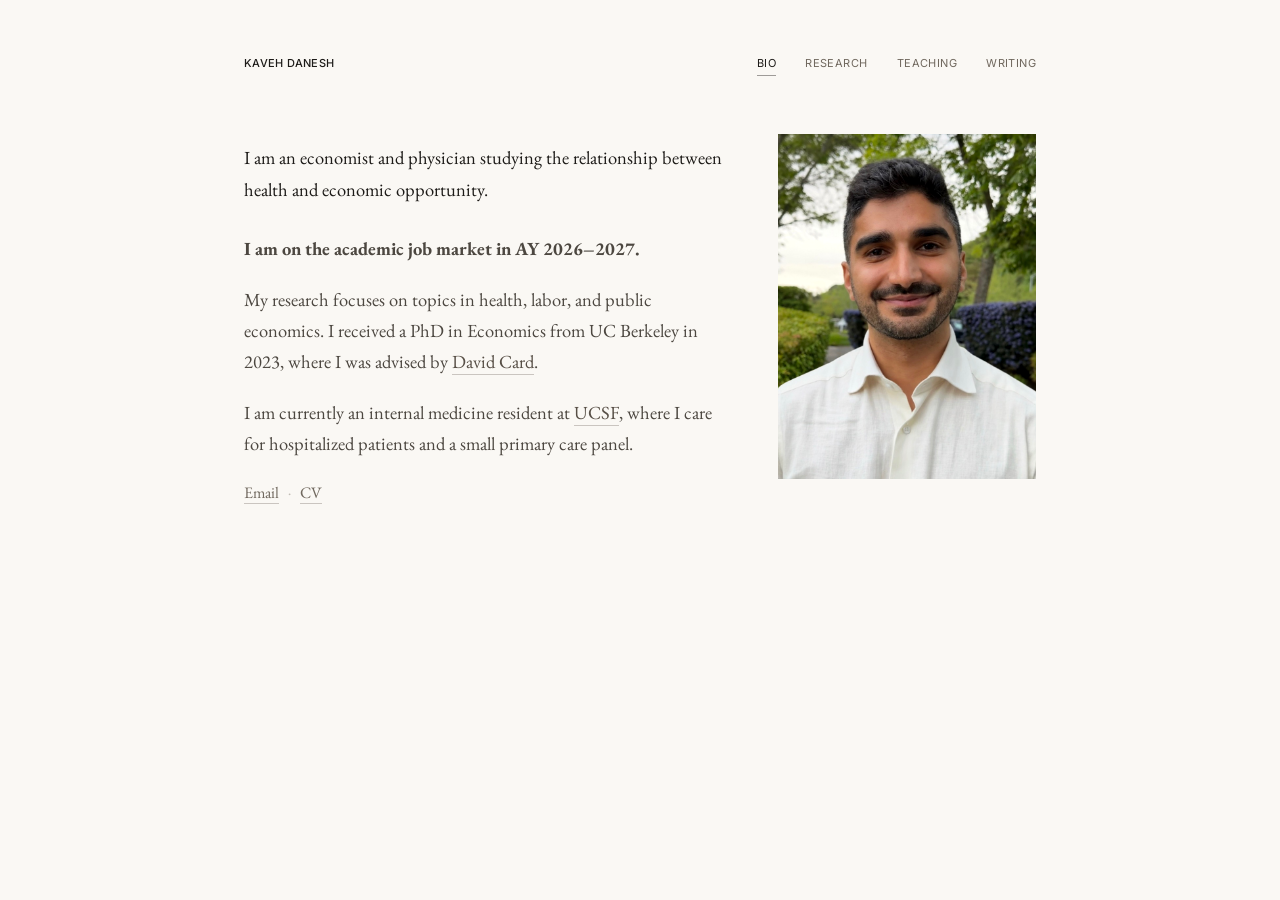
<file: index.html>
<!doctype html>
<html lang="en">
<head>
  <!-- Google tag (gtag.js) -->
<script async src="https://www.googletagmanager.com/gtag/js?id=G-SSY456PQR9"></script>
<script>
  window.dataLayer = window.dataLayer || [];
  function gtag(){dataLayer.push(arguments);}
  gtag('js', new Date());

  gtag('config', 'G-SSY456PQR9');
</script>
  <meta charset="utf-8" />
  <meta name="viewport" content="width=device-width, initial-scale=1" />
  <title>Bio — Kaveh Danesh</title>
  <link rel="stylesheet" href="style.css" />
</head>
<body>
  <main class="page bio-page">
    <nav>
  <div><a class="site-title" href="index.html">Kaveh Danesh</a></div>
  <div>
    <a href="index.html" class="active">Bio</a>
    <a href="research.html">Research</a>
    <a href="teaching.html">Teaching</a>
    <a href="writing.html">Writing</a>
  </div>
</nav>

<section class="bio-layout">
      <div>
        <p class="bio">I am an economist and physician studying the relationship between health and economic opportunity.</p>

        <p class="bio"><strong>I am on the academic job market in AY 2026–2027.</strong></p>

        <p class="bio">My research focuses on topics in health, labor, and public economics. I received a PhD in Economics from UC Berkeley in 2023, where I was advised by <a href="https://davidcard.berkeley.edu/">David Card</a>.</p>

        <p class="bio">I am currently an internal medicine resident at <a href="https://medicine.ucsf.edu/residency-programs">UCSF</a>, where I care for hospitalized patients and a small primary care panel. </p>

        <p class="bio-inline-links"><a href="mailto:kaveh.danesh@ucsf.edu">Email</a><span class="separator">·</span><a href="cv_2026.pdf">CV</a></p>
      </div>
      <img class="bio-photo" src="kaveh-photo.png" alt="Kaveh Danesh" />
</section>

    
  </main>
</body>
</html>
</file>
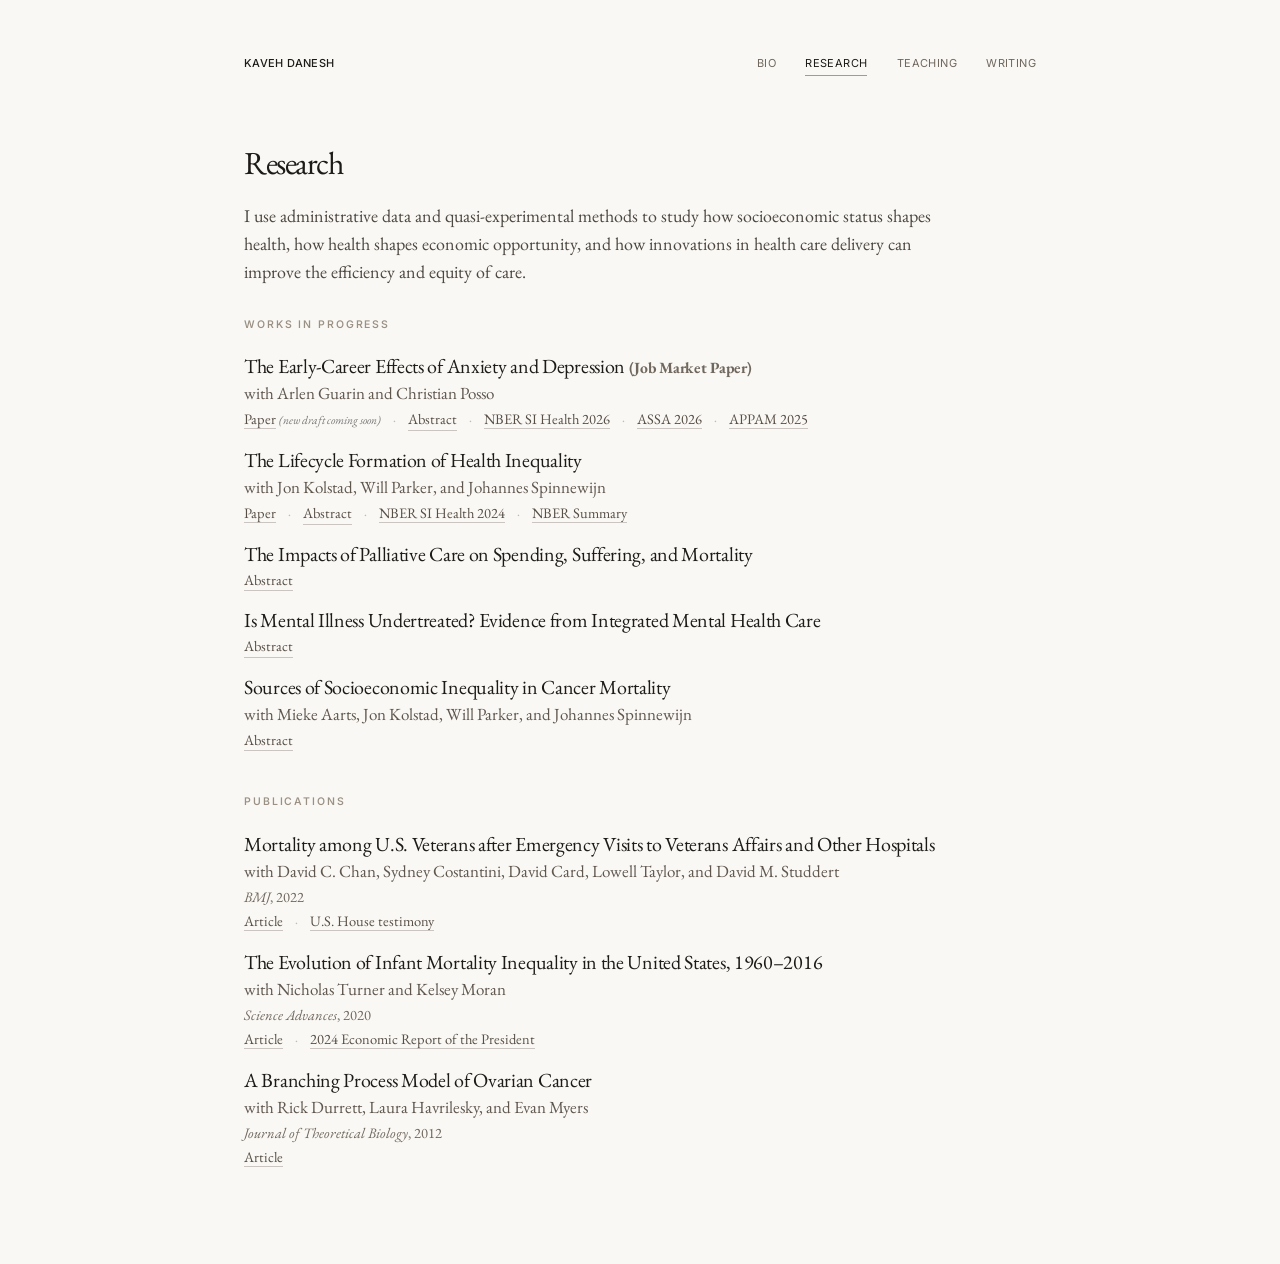
<file: research.html>
<!doctype html>
<html lang="en">
<head>
  <meta charset="utf-8" />
  <meta name="viewport" content="width=device-width, initial-scale=1" />
  <title>Research — Kaveh Danesh</title>
  <link rel="stylesheet" href="style.css" />
  <style>
    /* Research abstract dropdowns; no changes to the shared stylesheet. */
    .research-links .abstract-button {
      appearance: none;
      -webkit-appearance: none;
      border: 0;
      border-bottom: 1px solid var(--link-line, rgba(91, 79, 69, 0.30));
      border-radius: 0;
      background: transparent;
      color: #574f46;
      font: inherit;
      line-height: inherit;
      padding: 0;
      cursor: pointer;
    }
    .research-links .abstract-button:hover,
    .research-links .abstract-button:focus-visible {
      color: var(--ink, #1d1b18);
      border-bottom-color: rgba(29, 27, 24, 0.62);
    }
    .research-abstract {
      max-width: 720px;
      margin: 12px 0 7px;
      color: var(--text, #4c4740);
      font-size: 15.5px;
      line-height: 1.55;
    }
    .research-abstract[hidden] { display: none; }
    /* Concise research agenda introduction. */
    .research-intro {
      max-width: 720px;
      margin: 0 0 30px;
      color: var(--text, #4c4740);
      font-size: 18px;
      line-height: 1.56;
    }
    /* Bold only the Job Market Paper label, not the title. */
    .jmp-entry .writing-inline-note { font-weight: 700; }
    .research-abstract p { margin: 0; }
  </style>

</head>

<body>
  <main class="page">
    <nav>
      <div><a class="site-title" href="index.html">Kaveh Danesh</a></div>
      <div>
        <a href="index.html">Bio</a>
        <a href="research.html" class="active">Research</a>
        <a href="teaching.html">Teaching</a>
        <a href="writing.html">Writing</a>
      </div>
    </nav>

    <h1 class="page-title">Research</h1>

    <p class="research-intro">I use administrative data and quasi-experimental methods to study how socioeconomic status shapes health, how health shapes economic opportunity, and how innovations in health care delivery can improve the efficiency and equity of care.</p>

    <section>
      <h2>Works in Progress</h2>

      <article class="research-entry jmp-entry">
        <h3>The Early-Career Effects of Anxiety and Depression
          <span class="writing-inline-note">
            (Job Market Paper)
          </span>
        </h3>
        <p class="research-meta">with Arlen Guarin and Christian Posso</p>
        <p class="research-links jmp-links">
          <a href="jmp.pdf" target="_blank" rel="noopener">Paper</a>
          <span style="font-size: 0.8em; color: #777; font-style: italic;">(new draft coming soon)</span>
          <span class="separator">·</span>
          <button type="button" class="abstract-button" id="jmp-abstract-trigger" aria-controls="jmp-abstract" aria-expanded="false">Abstract</button>
          <span class="separator">·</span>
          <a href="https://www.nber.org/conferences/si-2026-economics-health">NBER SI Health 2026</a>
          <span class="separator">·</span>
          <a href="https://www.aeaweb.org/conference/2026/program/1269?q=eNqrVipOLS7OzM8LqSxIVbKqhnGVrAxrawGlCArI">ASSA 2026</a>
          <span class="separator">·</span>
          <a href="https://convention2.allacademic.com/one/appam/appam25/online_program_direct_link/view_paper/2260914/">APPAM 2025</a>
        </p>
        <div class="research-abstract" id="jmp-abstract" hidden>
          <p>Mental illness tends to arise when young workers are establishing themselves in the labor market. Using nationwide employer-employee records and medical claims data from Colombia, we use a matched difference-in-differences design to estimate the long-run effects of common mental health disorders on earnings. Among a cohort of young, formally-employed workers, newly diagnosed anxiety and depression reduce earnings for at least five years following diagnosis. In the short run, earnings losses mainly reflect fewer days worked; in the longer run, they reflect lower employment and wages. Part of the earnings effect is driven by reduced employment at firms with high wage premia, consistent with impaired mobility up the job ladder. To examine whether treatment mitigates these losses, we use an instrumental variables design that leverages insurer-specific variation in access to specialty mental health care. Treatment offsets the earnings penalty among compliers, suggesting that timely mental health care can help preserve economic opportunity.</p>
        </div>
      </article>

      <article class="research-entry">
        <h3>The Lifecycle Formation of Health Inequality</h3>
        <p class="research-meta">with Jon Kolstad, Will Parker, and Johannes Spinnewijn</p>
        <p class="research-links">
          <a href="https://personal.lse.ac.uk/spinnewi/Health_Inequality_draft.pdf">Paper</a>
          <span class="separator">·</span>
          <button type="button" class="abstract-button" id="lifecycle-abstract-trigger" aria-controls="lifecycle-abstract" aria-expanded="false">Abstract</button>
          <span class="separator">·</span>
          <a href="https://www.nber.org/conferences/si-2024-economics-health">NBER SI Health 2024</a>
          <span class="separator">·</span>
          <a href="https://www.nber.org/bh/20243/how-health-disparities-develop-over-lifecycle?page=1&perPage=50">NBER Summary</a>
        </p>
        <div class="research-abstract" id="lifecycle-abstract" hidden>
          <p>Life expectancy differs substantially across income groups, but mortality reveals little about when and how underlying health inequalities emerge. Using population-wide Dutch panel data linking income to detailed histories of diagnosed chronic conditions, we construct a mortality-weighted index that summarizes individual-level chronic condition profiles on a common scale. We then use this index to study when and how health inequality forms over the lifecycle. About half of the old-age difference in chronic disease burden across the income distribution is present by age 40, while the mortality differences that drive differences in life expectancy emerge decades later. Differential accumulation of chronic conditions accounts for 58 percent of the gap, with diabetes and cardiovascular disease being the main sources of divergence through midlife. The remaining 42 percent reflects income sorting by health. Mental health conditions play the largest role in sorting early in the lifecycle, and poor health is disproportionately associated with movements into the bottom of the income distribution.</p>
        </div>
      </article>

      <article class="research-entry">
        <h3>The Impacts of Palliative Care on Spending, Suffering, and Mortality</h3>
        <p class="research-links">
          <button type="button" class="abstract-button" id="palliative-abstract-trigger" aria-controls="palliative-abstract" aria-expanded="false">Abstract</button>
        </p>
        <div class="research-abstract" id="palliative-abstract" hidden>
          <p>Health care costs are highly concentrated at the end of life. Is such spending wasteful, or does it appropriately reflect an increase in medical need? To address this question, we study the impacts of palliative care, a growing specialty aimed at improving quality of life among individuals with serious illness. Leveraging staggered adoption across hospitals, we find that palliative care induces a 12% reduction in costs without reducing survival, suggesting that marginal spending near the end of life is flat-of-the-curve. To investigate how physicians target spending reductions, we compare their referral decisions with mortality predictions from a machine learning model. We find that physicians incorporate prognostic information not captured by the model, consistent with clinical judgment playing an important role in identifying opportunities to reduce low-value care.</p>
        </div>
      </article>

      <article class="research-entry">
        <h3>Is Mental Illness Undertreated? Evidence from Integrated Mental Health Care</h3>
        <p class="research-links">
          <button type="button" class="abstract-button" id="integrated-mh-abstract-trigger" aria-controls="integrated-mh-abstract" aria-expanded="false">Abstract</button>
        </p>
        <div class="research-abstract" id="integrated-mh-abstract" hidden>
          <p>I study the impacts of a VA program that aimed to improve recognition and treatment of mental illness by embedding mental health practitioners in the primary care setting, thereby increasing proximity to mental health care. Leveraging staggered adoption of the program, I find that it increased recognition and treatment of mental health disorders and reduced mortality. Patients induced into treatment are less likely to be racial minorities and more likely to be low income, have low social capital, and suffer from diseases of despair. Because these patients realized health gains through improved access to treatment, I conclude that mental illness is underdiagnosed in this population and that policies aiming to increase access to mental health care could help address the deaths of despair crisis.</p>
        </div>
      </article>

      <article class="research-entry">
        <h3>Sources of Socioeconomic Inequality in Cancer Mortality</h3>
        <p class="research-meta">with Mieke Aarts, Jon Kolstad, Will Parker, and Johannes Spinnewijn</p>
        <p class="research-links">
          <button type="button" class="abstract-button" id="cancer-abstract-trigger" aria-controls="cancer-abstract" aria-expanded="false">Abstract</button>
        </p>
        <div class="research-abstract" id="cancer-abstract" hidden>
          <p>A large empirical literature documents that poorer individuals have worse health than richer individuals. These disparities may arise from differences in disease risk, screening, or treatment. We link administrative tax records to cancer registry data covering the Dutch population to investigate the relative importance of these channels for cancer mortality. Individuals in the bottom decile of the income distribution have 11% higher cancer incidence than individuals in the top decile, but this masks substantial heterogeneity across cancer types: lung, head and neck, and cervical cancers are 197%, 185%, and 143% more common among the bottom decile, respectively, whereas skin and prostate cancers are 43% and 37% less common. Using a simple decomposition, we find that such differences in cancer-type composition account for 44% of the income gradient in cancer mortality, compared with 22% for survival, 18% for overall incidence, and 3% for stage at diagnosis. These findings suggest that socioeconomic disparities in cancer mortality primarily arise before diagnosis, highlighting the importance of upstream determinants of disease risk in settings with universal health insurance.</p>
        </div>
      </article>
</section>

    <section class="publications-section">
      <h2>Publications</h2>

      <article class="research-entry">
        <h3>Mortality among U.S. Veterans after Emergency Visits to Veterans Affairs and Other Hospitals</h3>
        <p class="research-meta">with David C. Chan, Sydney Costantini, David Card, Lowell Taylor, and David M. Studdert</p>
        <p class="research-journal"><em>BMJ</em>, 2022</p>
        <p class="research-links">
          <a href="https://www.bmj.com/content/376/bmj-2021-068099">Article</a>
          <span class="separator">·</span>
          <a href="https://docs.house.gov/meetings/VR/VR03/20220714/114988/HHRG-117-VR03-Wstate-LaPuzM-20220714-U1.pdf">U.S. House testimony</a>
        </p>
      </article>

      <article class="research-entry">
        <h3>The Evolution of Infant Mortality Inequality in the United States, 1960–2016</h3>
        <p class="research-meta">with Nicholas Turner and Kelsey Moran</p>
        <p class="research-journal"><em>Science Advances</em>, 2020</p>
        <p class="research-links">
          <a href="https://www.science.org/doi/10.1126/sciadv.aba5908">Article</a>
          <span class="separator">·</span>
          <a href="https://bidenwhitehouse.archives.gov/wp-content/uploads/2024/03/ERP-2024.pdf">2024 Economic Report of the President</a>
        </p>
      </article>

      <article class="research-entry">
        <h3>A Branching Process Model of Ovarian Cancer</h3>
        <p class="research-meta">with Rick Durrett, Laura Havrilesky, and Evan Myers</p>
        <p class="research-journal"><em>Journal of Theoretical Biology</em>, 2012</p>
        <p class="research-links">
          <a href="https://pmc.ncbi.nlm.nih.gov/articles/PMC3478401/">Article</a>
        </p>
      </article>
    </section>

    
  </main>

  <script>
    (function () {
      document.querySelectorAll('.abstract-button[aria-controls]').forEach(function (button) {
        const abstract = document.getElementById(button.getAttribute('aria-controls'));
        if (!abstract) return;
        button.addEventListener('click', function () {
          const willExpand = button.getAttribute('aria-expanded') !== 'true';
          button.setAttribute('aria-expanded', String(willExpand));
          abstract.hidden = !willExpand;
        });
      });
    })();
  </script>
</body>
</html>
</file>
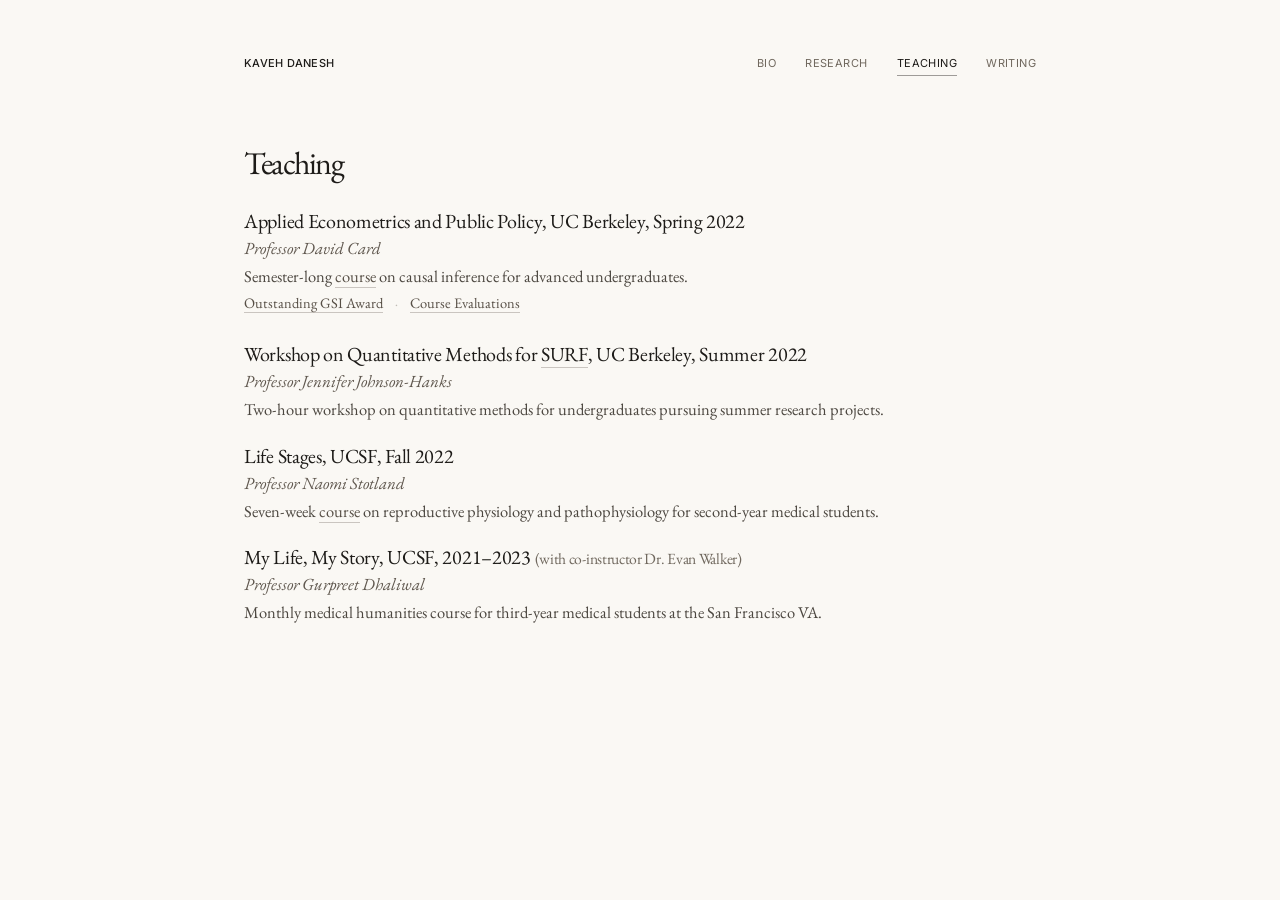
<file: teaching.html>
<!doctype html>
<html lang="en">
<head>
  <meta charset="utf-8" />
  <meta name="viewport" content="width=device-width, initial-scale=1" />
  <title>Teaching — Kaveh Danesh</title>
  <link rel="stylesheet" href="style.css" />
</head>

<body>
  <main class="page teaching-page">
    <nav>
      <div><a class="site-title" href="index.html">Kaveh Danesh</a></div>
      <div>
        <a href="index.html">Bio</a>
        <a href="research.html">Research</a>
        <a href="teaching.html" class="active">Teaching</a>
        <a href="writing.html">Writing</a>
      </div>
    </nav>

    <h1 class="page-title">Teaching</h1>

    <section>
      <article class="research-entry teaching-entry">
        <h3>Applied Econometrics and Public Policy, UC Berkeley, Spring 2022</h3>
        <p class="research-meta"><em>Professor David Card</em></p>
        <p class="research-description">
          Semester-long <a href="https://classes.berkeley.edu/content/2022-spring-econ-c142-001-lec-001">course</a> on causal inference for advanced undergraduates.
        </p>
        <p class="research-links">
          <a href="https://gsi.berkeley.edu/programs-services/award-programs/ogsi/">Outstanding GSI Award</a>
          <span class="separator">·</span>
          <a href="evaluations.pdf">Course Evaluations</a>
        </p>
      </article>

      <article class="research-entry teaching-entry">
        <h3>Workshop on Quantitative Methods for <a href="https://research.berkeley.edu/surf/">SURF</a>, UC Berkeley, Summer 2022</h3>
        <p class="research-meta"><em>Professor Jennifer Johnson-Hanks</em></p>
        <p class="research-description">Two-hour workshop on quantitative methods for undergraduates pursuing summer research projects.</p>
      </article>

      <article class="research-entry teaching-entry">
        <h3>Life Stages, UCSF, Fall 2022</h3>
        <p class="research-meta"><em>Professor Naomi Stotland</em></p>
        <p class="research-description">Seven-week <a href="https://meded.ucsf.edu/current-students/curriculum/foundations-1/foundational-sciences-blocks##LS">course</a> on reproductive physiology and pathophysiology for second-year medical students.</p>
      </article>

      <article class="research-entry teaching-entry">
        <h3>My Life, My Story, UCSF, 2021–2023
                  <span class="writing-inline-note">
            (with co-instructor Dr. Evan Walker)
          </span>
        </h3>
        <p class="research-meta"><em>Professor Gurpreet Dhaliwal</em></p>
        <p class="research-description">Monthly medical humanities course for third-year medical students at the San Francisco VA.</p>
      </article>

    </section>


    
  </main>
</body>
</html>
</file>
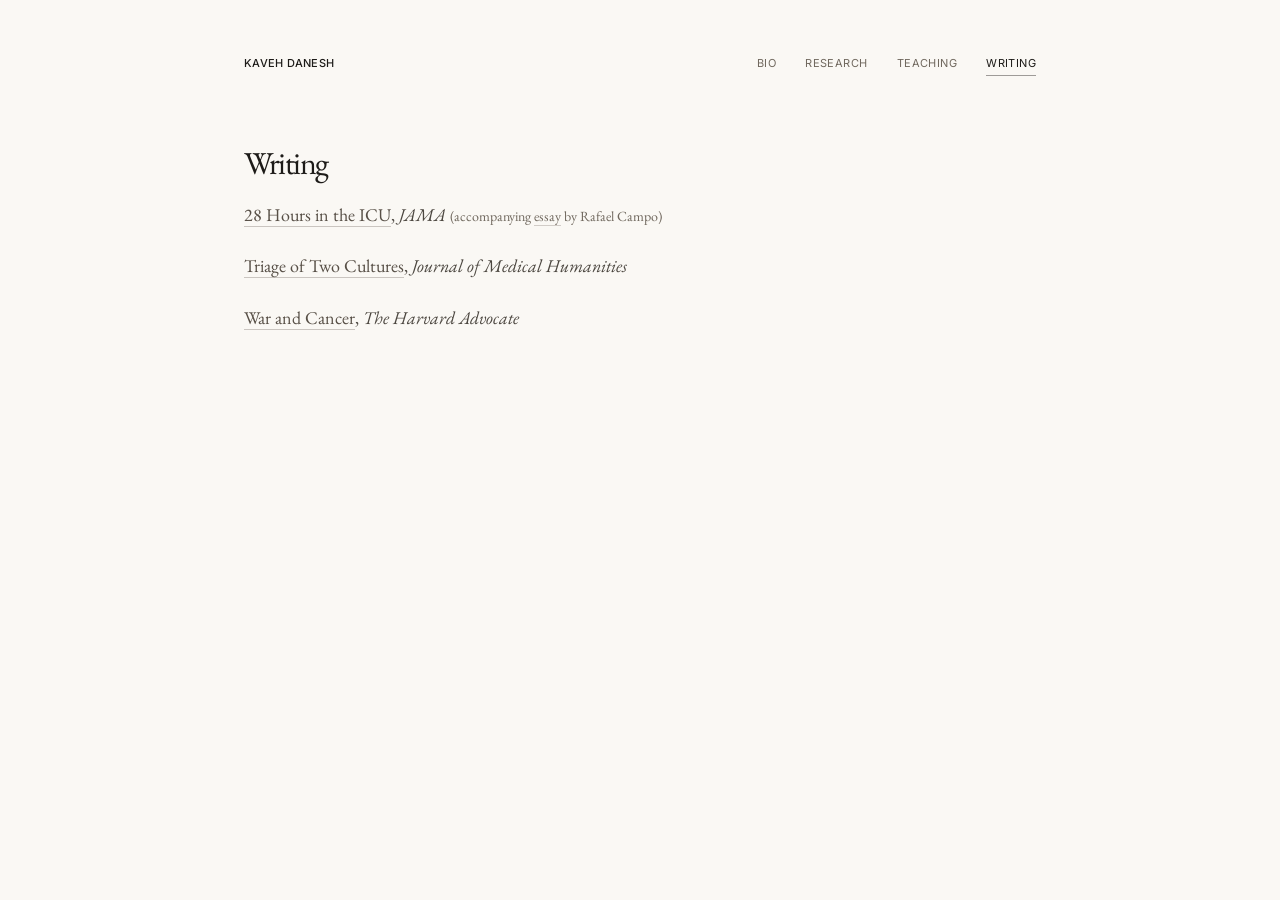
<file: writing.html>
<!doctype html>
<html lang="en">
<head>
  <meta charset="utf-8" />
  <meta name="viewport" content="width=device-width, initial-scale=1" />
  <title>Writing — Kaveh Danesh</title>
  <link rel="stylesheet" href="style.css" />
</head>

<body>
  <main class="page">
    <nav>
      <div><a class="site-title" href="index.html">Kaveh Danesh</a></div>
      <div>
        <a href="index.html">Bio</a>
        <a href="research.html">Research</a>
        <a href="teaching.html">Teaching</a>
        <a href="writing.html" class="active">Writing</a>
      </div>
    </nav>

    <h1 class="page-title">Writing</h1>

    <section class="writing-list">

      <article class="writing-entry">
        <p>
          <a href="https://jamanetwork.com/journals/jama/article-abstract/2846344">28 Hours in the ICU</a>, <em>JAMA</em>
          <span class="writing-inline-note">
            (accompanying <a href="https://jamanetwork.com/journals/jama/article-abstract/2846343">essay</a> by Rafael Campo)
          </span>
        </p>
      </article>

      <article class="writing-entry">
        <p>
          <a href="https://pubmed.ncbi.nlm.nih.gov/31520288/">Triage of Two Cultures</a>, <em>Journal of Medical Humanities</em>
        </p>
      </article>

      <article class="writing-entry">
        <p>
          <a href="https://www.theharvardadvocate.com/content/war-and-cancer">War and Cancer</a>, <em>The Harvard Advocate</em>
        </p>
      </article>

    </section>

    
  </main>
</body>
</html>
</file>
<file: style.css>
@import url('https://fonts.googleapis.com/css2?family=EB+Garamond:wght@400;500&family=Inter:wght@400;500&display=swap');

:root {
  --bg: #faf8f4;
  --ink: #1d1b18;
  --text: #4c4740;
  --muted: #70685e;
  --soft: #9a9084;
  --line: rgba(91, 79, 69, 0.16);
  --link-line: rgba(91, 79, 69, 0.30);
}

* {
  box-sizing: border-box;
}

body {
  margin: 0;
  background: var(--bg);
  color: var(--ink);
  font-family: "EB Garamond", Georgia, "Times New Roman", serif;
  line-height: 1.66;
  -webkit-font-smoothing: antialiased;
  text-rendering: optimizeLegibility;
}

.page {
  max-width: 900px;
  margin: 0 auto;
  padding: 54px 54px 88px;
}

nav {
  display: flex;
  justify-content: space-between;
  align-items: baseline;
  margin-bottom: 76px;
  font-family: "Inter", ui-sans-serif, system-ui, -apple-system, BlinkMacSystemFont, "Segoe UI", sans-serif;
  font-size: 11px;
  letter-spacing: 0.035em;
  text-transform: uppercase;
}

nav a {
  color: var(--muted);
  text-decoration: none;
}

nav > div:last-child a {
  margin-left: 26px;
}

.site-title {
  color: var(--ink);
  font-weight: 500;
  letter-spacing: 0.025em;
}

nav a:hover,
nav a.active {
  color: var(--ink);
}

nav a.active {
  border-bottom: 1px solid rgba(29, 27, 24, 0.42);
  padding-bottom: 5px;
}

.bio-page nav {
  margin-bottom: 62px;
}

.page-title {
  font-family: "EB Garamond", Georgia, "Times New Roman", serif;
  font-size: clamp(24px, 3vw, 32px);
  font-weight: 400;
  line-height: 0.98;
  letter-spacing: -0.045em;
  margin: 0 0 22px;
  color: var(--ink);
}

.bio-layout {
  display: grid;
  grid-template-columns: minmax(0, 1fr) 258px;
  gap: 54px;
  align-items: start;
}

.bio-layout > div {
  max-width: 570px;
  padding-top: 8px;
}

.bio-photo {
  width: 258px;
  aspect-ratio: 4 / 5.35;
  object-fit: cover;
  object-position: 50% 20%;
  filter: saturate(1.02) contrast(1.04);
}

.bio {
  font-size: 18.5px;
  line-height: 1.70;
  color: var(--text);
  margin: 0;
  max-width: 570px;
}

.bio:first-child {
  color: var(--ink);
  margin-bottom: 28px;
}

.bio + .bio {
  margin-top: 19px;
}

section + section {
  margin-top: 34px;
  padding-top: 0;
  border-top: 0;
}

h2 {
  font-family: "Inter", ui-sans-serif, system-ui, -apple-system, BlinkMacSystemFont, "Segoe UI", sans-serif;
  font-size: 10.5px;
  font-weight: 550;
  letter-spacing: 0.18em;
  text-transform: uppercase;
  color: var(--soft);
  margin: 0 0 16px;
}

.research-entry {
  padding: 6px 0 8px;
  border-top: 0;
}

.research-entry:first-of-type {
  border-top: 0;
  padding-top: 0;
}

.research-entry h3 {
  font-size: 18px;
  font-weight: 400;
  line-height: 1.30;
  letter-spacing: -0.015em;
  margin: 0 0 3px;
  color: var(--ink);
}

.research-entry h3 a {
  color: var(--ink);
  text-decoration: none;
  border-bottom: 1px solid var(--link-line);
}

.research-meta {
  font-size: 17px;
  line-height: 1.30;
  color: #5f574e;
  margin: 0 0 5px;
}

.research-description {
  font-size: 16.5px;
  line-height: 1.52;
  color: var(--text);
  max-width: 720px;
  margin: 0 0 4px;
}

.research-note,
.research-journal,
.research-links {
  font-size: 14.5px;
  line-height: 1.42;
  color: var(--muted);
  margin: 0;
}

.research-links {
  margin-top: 3px;
}

.research-links a,
.research-description a,
.bio a,
footer a,
.writing-list a {
  color: #574f46;
  text-decoration: none;
  border-bottom: 1px solid var(--link-line);
}

.research-links a:hover,
.research-description a:hover,
.bio a:hover,
.writing-list a:hover,
footer a:hover {
  color: var(--ink);
  border-bottom-color: rgba(29, 27, 24, 0.62);
}

.separator {
  margin: 0 9px;
  color: rgba(112, 104, 94, 0.42);
}

.writing-list {
  max-width: 760px;
}

.writing-entry {
  margin-bottom: 26px;
}

.writing-entry p {
  margin: 0;
  font-size: 18px;
  line-height: 1.42;
  color: var(--text);
}

.writing-inline-note {
  font-size: 0.78em;
  color: var(--muted);
  white-space: nowrap;
}

.writing-inline-note a {
  color: var(--muted);
  border-bottom-color: rgba(112, 104, 94, 0.30);
}

footer {
  display: flex;
  justify-content: flex-start;
  margin-top: 76px;
  padding-top: 24px;
  border-top: 1px solid rgba(91, 79, 69, 0.10);
  font-family: "Inter", ui-sans-serif, system-ui, -apple-system, BlinkMacSystemFont, "Segoe UI", sans-serif;
  font-size: 11px;
  letter-spacing: 0.035em;
}

footer a {
  margin-right: 22px;
}

@media (max-width: 820px) {
  .page {
    padding: 36px 25px 70px;
  }

  nav {
    display: block;
    margin-bottom: 58px;
  }

  nav div:last-child {
    margin-top: 18px;
  }

  nav > div:last-child a {
    margin: 0 16px 0 0;
  }

  .page-title {
    font-size: clamp(32px, 10vw, 42px);
    margin-bottom: 32px;
  }

  .bio-layout {
    display: block;
  }

  .bio-layout > div {
    padding-top: 0;
  }

  .bio-photo {
    width: 220px;
    margin-top: 34px;
  }

  .research-entry h3 {
    font-size: 17px;
  }

  .writing-entry p {
    font-size: 17px;
  }

  .writing-inline-note {
    white-space: normal;
  }
}


/* New Yorker–leaning refinements */
.research-entry + .research-entry {
  margin-top: 2px;
}

.publications-section .research-entry + .research-entry {
  margin-top: 4px;
}

h2 {
  margin-bottom: 20px;
}

.research-entry h3 {
  font-family: "EB Garamond", Georgia, "Times New Roman", serif;
  font-size: 20px;
}

.bio:first-child {
  font-family: "EB Garamond", Georgia, "Times New Roman", serif;
}

nav, footer, h2 {
  font-family: "Inter", ui-sans-serif, system-ui, -apple-system, BlinkMacSystemFont, "Segoe UI", sans-serif;
}


/* Teaching page: match research page entry rhythm exactly */
.teaching-page .research-entry {
  padding: 6px 0 8px;
}

.teaching-page .research-entry + .research-entry {
  margin-top: 2px;
}


/* Small extra breathing room after first teaching entry */
.teaching-page .research-links {
  margin-bottom: 12px;
}


.bio-contact {
  margin-top: 18px;
  font-family: Inter, sans-serif;
  font-size: 11px;
  letter-spacing: 0.08em;
  text-transform: uppercase;
  color: var(--muted);
}

.bio-contact a {
  color: inherit;
  text-decoration: none;
}

.bio-contact a:hover {
  color: var(--ink);
}

.bio-contact .separator {
  margin: 0 10px;
  opacity: 0.5;
}

footer {
  display: none;
}


.bio-inline-links {
  margin: 19px 0 0;
  font-size: 16px;
  line-height: 1.72;
  color: var(--muted);
}

.bio-inline-links a {
  color: inherit;
  text-decoration: none;
  border-bottom: 1px solid var(--link-line);
}

.bio-inline-links a:hover {
  color: var(--ink);
}


/* Final polish: presentation links, teaching titles, writing note */
.research-links.jmp-links {
  font-size: 14.5px;
  line-height: 1.42;
}

.research-links.jmp-links a {
  font-size: inherit;
}

.teaching-page .teaching-entry h3 {
  font-size: 20px;
}

.writing-note {
  margin: 2px 0 0;
  font-size: 14px;
  line-height: 1.35;
  color: var(--muted);
  font-style: italic;
}

.writing-note a {
  color: var(--muted);
  text-decoration: none;
  border-bottom: 1px solid rgba(112, 104, 94, 0.30);
}

.writing-note a:hover {
  color: var(--ink);
  border-bottom-color: rgba(29, 27, 24, 0.62);
}
</file>
